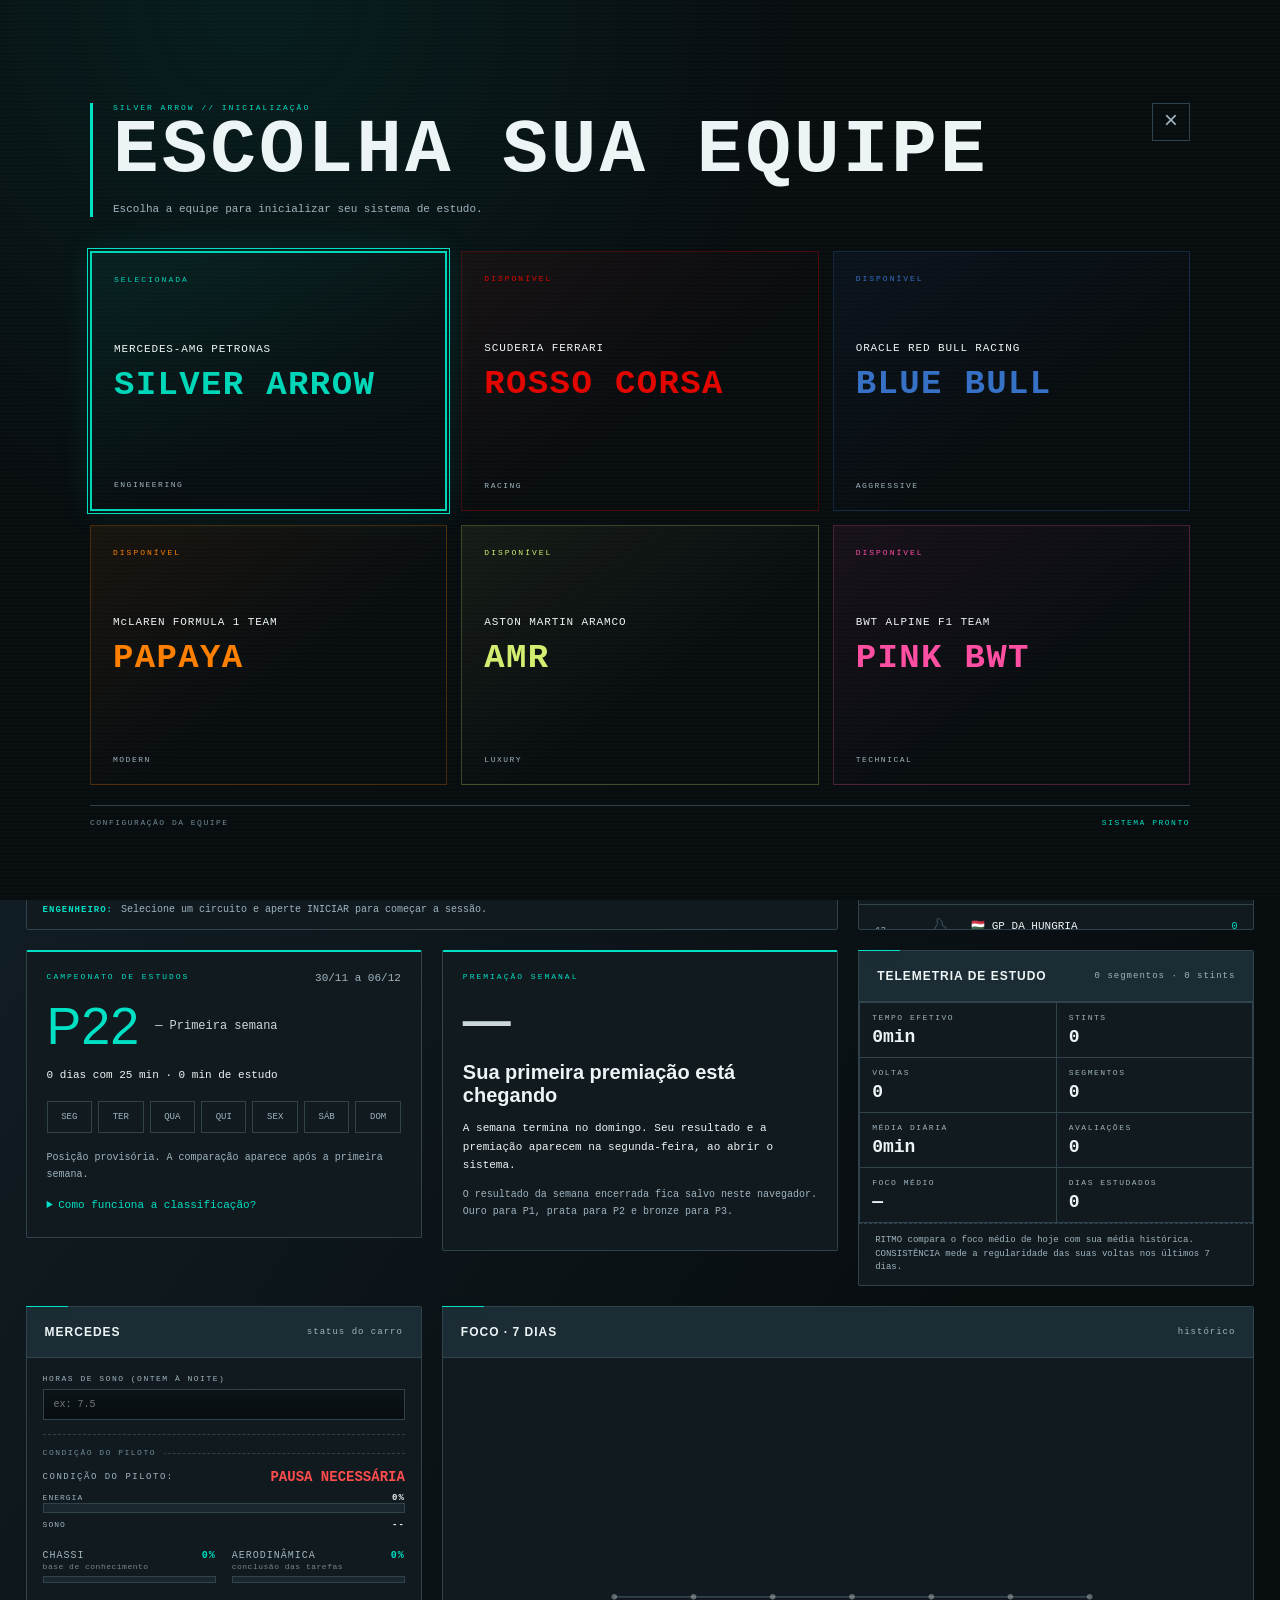
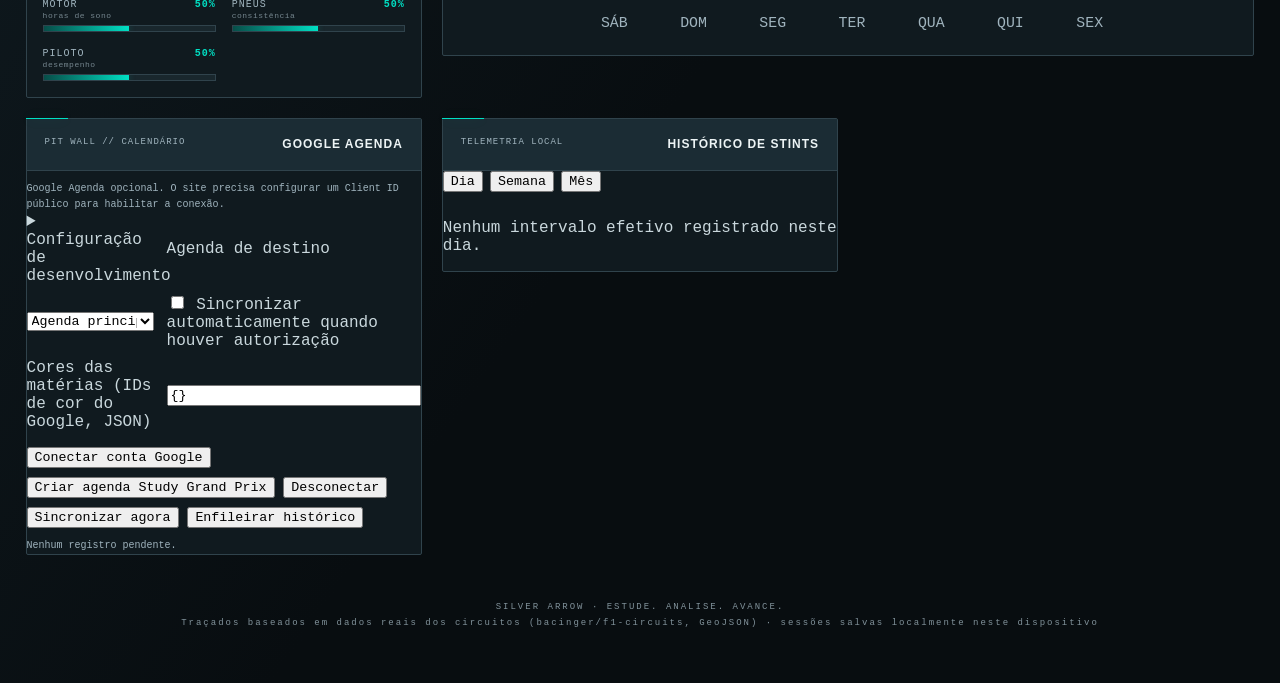
<file: index.html>
<!DOCTYPE html>
<html lang="pt-BR">

<head>
  <meta charset="UTF-8">

  <meta
    name="viewport"
    content="width=device-width, initial-scale=1.0"
  >

  <link rel="stylesheet" href="./css/base.css">
  <link
      id="teamStylesheet"
      rel="stylesheet"
  >

  <link rel="stylesheet" href="./css/layout.css">
  <!-- Public runtime configuration must load before the module entrypoint. -->
  <script src="./config.js"></script>
  <script src="https://accounts.google.com/gsi/client" async defer></script>

  <title>PROJETO SILVER ARROW</title>
</head>


<body>

<!-- =========================================================
     TEAM SELECTION OVERLAY
========================================================= -->

<div
  class="team-select-overlay"
  id="teamSelectOverlay"
  role="dialog"
  aria-modal="true"
  aria-labelledby="teamSelectTitle"
>

  <div class="team-select-panel">

    <div class="team-select-header">

      <div>
        <span class="eyebrow">
          SILVER ARROW // INICIALIZAÇÃO
        </span>

        <h1 id="teamSelectTitle">
          ESCOLHA SUA EQUIPE
        </h1>

        <p>
          Escolha a equipe para inicializar seu sistema de estudo.
        </p>
      </div>

      <button
        type="button"
        class="team-select-close"
        id="closeTeamSelectBtn"
        aria-label="Fechar seleção de equipe"
      >
        ×
      </button>

    </div>


    <div
      class="team-select-grid"
      id="teamSelectGrid"
    ></div>


    <div class="team-select-footer">

      <span>
        CONFIGURAÇÃO DA EQUIPE
      </span>

      <span>
        SISTEMA PRONTO
      </span>

    </div>

  </div>

</div>



<!-- =========================================================
     TOPBAR
========================================================= -->

<header class="topbar">

  <div class="brand">

    <div
      class="brand-mark"
      aria-hidden="true"
    >
      S
    </div>


    <div class="brand-text">

      <div class="t1">
        SILVER ARROW
      </div>

      <div class="t2">
        MERCEDES-AMG CONTROLE DE ESTUDOS · POMODORO
      </div>

      <div
        class="brand-team"
        aria-label="Equipe atual"
      >
        MERCEDES-AMG PETRONAS
      </div>

    </div>

  </div>


  <div class="topbar-right">

    <div class="top-stat">

      <span>
        SESSÃO
      </span>

      <b id="topSession">
        TREINO LIVRE
      </b>

    </div>


    <div class="top-stat">

      <span>
        VOLTAS HOJE
      </span>

      <b id="topLapsToday">
        0
      </b>

    </div>


    <div class="top-stat">

      <span>
        TEMPO TOTAL
      </span>

      <b id="topTotalTime">
        0h 00m
      </b>

    </div>


    <button
      type="button"
      class="team-change-btn"
      id="changeTeamBtn"
    >
      EQUIPE // MERCEDES
    </button>

  </div>

</header>



<!-- =========================================================
     SUMMARY
========================================================= -->

<div
  class="summary"
  id="summaryBar"
></div>



<div class="wrap">

  <main class="dashboard" aria-label="Painel de estudos">
<section class="session-panel" aria-label="Pista e cronômetro de estudo">


      <div class="session-head">

        <div>

          <span class="eyebrow">
            CIRCUITO ATUAL
          </span>

          <h2 id="circuitTitle">
            SELECIONE UM CIRCUITO →
          </h2>

        </div>

        <span id="circuitLocation">
          -
        </span>

        <a class="circuit-shortcut" href="#circuitPicker">Escolher circuito ↓</a>
      </div>



      <!-- ===================================================
           TRACK
      ==================================================== -->

      <div class="session-stage">
      <div class="trackview">

        <span
          class="track-rd"
          id="trackRd"
        >
          ETAPA --
        </span>


        <svg
          id="trackSvg"
          viewBox="0 0 300 200"
          role="img"
          aria-label="Traçado do circuito"
        ></svg>


        <span class="track-caption">

          DISTÂNCIA PERCORRIDA

          <b id="trackPct">
            0%
          </b>

        </span>

      </div>



      <!-- ===================================================
           TIMER
      ==================================================== -->

      <div class="timer-block">

        <div
          class="session-type"
          id="sessionTypeLabel"
        >
          TREINO LIVRE
        </div>


        <div
          class="timer-display"
          id="timerDisplay"
          role="timer"
          aria-label="Tempo restante da sessão"
        >
          25:00
        </div>


        <div
          class="timer-sub"
          id="timerSub"
        >
          SESSÃO PARADA · VOLTA 1
        </div>


        <div class="controls">

          <button
            type="button"
            id="startBtn"
          >
            [ INICIAR ]
          </button>


          <button
            type="button"
            class="secondary"
            id="resetBtn"
          >
            [ REINICIAR ]
          </button>

        </div>

      </div>



      </div>

      <!-- ===================================================
           SESSION MODES
      ==================================================== -->

      <div class="modeswitch">

        <button
          type="button"
          data-mode="practice"
          class="active"
        >
          TREINO LIVRE 25
        </button>


        <button
          type="button"
          data-mode="qualy"
        >
          CLASSIFICAÇÃO
        </button>


        <button
          type="button"
          data-mode="race"
        >
          CORRIDA
        </button>


        <button
          type="button"
          data-mode="short"
        >
          PAUSA CURTA 5
        </button>


        <button
          type="button"
          data-mode="long"
        >
          PAUSA LONGA 15
        </button>

      </div>



      <!-- ===================================================
           SUBJECT
      ==================================================== -->

      <p id="modeHelp" class="mode-help">25 minutos de estudo · um stint · avaliação no pit stop.</p>

      <div class="box-body subject-body">

        <div class="subject-select">

          <label for="subjectSelect">
            MATÉRIA DESTA VOLTA
          </label>


          <select id="subjectSelect" aria-describedby="subjectHelp"></select>
          <p id="subjectHelp" class="subject-help">Escolha o que vai estudar. A matéria fica vinculada à sessão ao apertar INICIAR.</p>
          <details class="subject-manager">
            <summary>Personalizar matérias</summary>
            <form id="addSubjectForm" class="subject-form">
              <label for="newSubjectName">Nova matéria</label>
              <div class="subject-actions">
                <input id="newSubjectName" type="text" maxlength="80" required placeholder="Ex.: Direito, Música, Biologia" autocomplete="off">
                <button type="submit">Adicionar</button>
              </div>
            </form>
            <form id="editSubjectForm" class="subject-form">
              <label for="editSubjectName">Editar a matéria selecionada</label>
              <input id="editSubjectName" type="text" maxlength="80" required autocomplete="off">
              <div class="subject-actions">
                <button type="submit">Salvar nome</button>
                <button id="deleteSubjectBtn" type="button" class="subject-delete">Excluir da lista</button>
              </div>
            </form>
            <p class="subject-help">A lista é salva neste navegador. Excluir uma matéria não apaga as sessões anteriores.</p>
          </details>
          <p id="subjectStatus" class="subject-help" role="status" aria-live="polite"></p>

        </div>

      </div>



      <!-- ===================================================
           ENGINEER
      ==================================================== -->

      <div class="engineer">

        <b>
          ENGENHEIRO:
        </b>

        <span id="engineerMsg">
          Selecione um circuito e aperte INICIAR
          para começar a sessão.
        </span>

      </div>



      <!-- ===================================================
           RATING / DEBRIEF
      ==================================================== -->

      <div
        class="rating-panel"
        id="ratingPanel"
        hidden
      >

        <div class="rtitle">
          AVALIAÇÃO DO STINT —
          COMO FOI O BLOCO?
        </div>


        <div class="rating-row">

          <div class="rlabel">

            <span>
              FOCO
            </span>

            <b id="focusVal">
              7
            </b>

          </div>


          <input
            type="range"
            min="1"
            max="10"
            value="7"
            id="focusRange"
            aria-label="Nível de foco, de 1 a 10"
          >

        </div>


        <div class="rating-row">

          <div class="rlabel">

            <span>
              TAREFAS CONCLUÍDAS
            </span>

            <b id="completionVal">
              80%
            </b>

          </div>


          <input
            type="range"
            min="0"
            max="100"
            value="80"
            id="completionRange"
            aria-label="Porcentagem de tarefas concluídas"
          >

        </div>


        <div class="rating-row">

          <div class="rlabel">

            <span>
              ERROS / DISTRAÇÕES
            </span>

            <b id="errorsVal">
              10%
            </b>

          </div>


          <input
            type="range"
            min="0"
            max="100"
            value="10"
            id="errorsRange"
            aria-label="Porcentagem de erros e distrações"
          >

        </div>


        <button
          type="button"
          class="rating-submit"
          id="ratingSubmit"
        >
          [ CONFIRMAR TELEMETRIA ]
        </button>

      </div>


    </section>

<section class="picker-panel" id="circuitPicker" aria-label="Seleção de circuito">

      <div class="picker-head">

        <div>

          <span class="eyebrow">
            SELEÇÃO DE CIRCUITO
          </span>

          <h2>
            CALENDÁRIO 2026
          </h2>

        </div>

        <span>
          24 GPs · traçados reais
        </span>

      </div>


      <div
        class="circuit-list"
        id="circuitList"
      ></div>

    </section>

<section id="championshipCard" class="championship-card">
      <div class="championship-heading"><span class="eyebrow">CAMPEONATO DE ESTUDOS</span><span id="championshipPeriod"></span></div>
      <div class="championship-standing"><strong id="championshipPosition">P22</strong><span id="championshipMovement" aria-live="polite">— Primeira semana</span></div>
      <p id="championshipProgress"></p>
      <div id="championshipDays" class="championship-days" aria-label="Dias de estudo na semana"></div>
      <p id="championshipComparison" class="championship-note"></p>
      <details class="championship-rules"><summary>Como funciona a classificação?</summary><p>Semana de segunda a domingo. Estudar 25 minutos em cinco dias rende P1; nenhum estudo rende P22. Cada dia vale até 25 minutos para a posição: concentrar tudo em um dia não substitui a consistência. Durante a semana, a meta provisória cresce de um a cinco dias. Pausas não contam. A classificação é pessoal, em uma escala de 22 posições.</p></details>
      <p id="championshipStorage" role="status" class="championship-note"></p>
    </section>

<section id="weeklyAward" class="championship-card weekly-award">
      <span class="eyebrow">PREMIAÇÃO SEMANAL</span>
      <div class="award-result"><svg id="awardIcon" viewBox="0 0 48 48" width="48" height="48" aria-label="Troféu" role="img" hidden><path d="M14 6h20v12c0 9-5 13-10 13s-10-4-10-13V6Zm0 4H6v6c0 7 4 10 10 10m18-16h8v6c0 7-4 10-10 10M24 31v9m-8 2h16" fill="none" stroke="currentColor" stroke-width="3" stroke-linejoin="round"/></svg><strong id="awardPosition">—</strong></div>
      <h2 id="awardTitle">Sua primeira premiação está chegando</h2>
      <p id="awardDescription"></p>
      <p class="championship-note">O resultado da semana encerrada fica salvo neste navegador. Ouro para P1, prata para P2 e bronze para P3.</p>
    </section>

<section class="box-panel telemetry-panel">

      <div class="box-head">

        <h2>
          TELEMETRIA DE ESTUDO
        </h2>

        <span id="telemetrySessionCount">
          0 voltas
        </span>

      </div>


      <div
        class="telemetry-grid"
        id="telemetryGrid"
      ></div>


      <div class="telemetry-note">

        RITMO compara o foco médio de hoje
        com sua média histórica.

        CONSISTÊNCIA mede a regularidade
        das suas voltas nos últimos 7 dias.

      </div>

    </section>

    <section class="box-panel calendar-panel" id="googleCalendarPanel" aria-labelledby="googleCalendarTitle">
      <div class="box-head">
        <span class="eyebrow">PIT WALL // CALENDÁRIO</span>
        <h2 id="googleCalendarTitle">GOOGLE AGENDA</h2>
      </div>
      <p id="calendarStatus" class="subject-help" role="status" aria-live="polite">Opcional. Seus stints ficam salvos localmente mesmo sem conexão.</p>
      <div class="calendar-settings-grid">
        <details class="calendar-dev-config"><summary>Configuração de desenvolvimento</summary><label for="calendarClientId">Client ID OAuth (opcional)</label>
        <input id="calendarClientId" type="text" autocomplete="off" placeholder="...apps.googleusercontent.com"></details>
        <label for="calendarSelect">Agenda de destino</label>
        <select id="calendarSelect"><option value="primary">Agenda principal</option></select>
        <label><input id="calendarAutoSync" type="checkbox"> Sincronizar automaticamente quando houver autorização</label>
        <label for="calendarSubjectColors">Cores das matérias (IDs de cor do Google, JSON)</label>
        <input id="calendarSubjectColors" type="text" autocomplete="off" placeholder='{"matematica":"7"}'>
      </div>
      <div class="calendar-actions">
        <button type="button" id="calendarConnectBtn">Conectar conta Google</button>
        <button type="button" id="calendarCreateBtn" class="secondary">Criar agenda Study Grand Prix</button>
        <button type="button" id="calendarDisconnectBtn" class="secondary">Desconectar</button>
        <button type="button" id="calendarSyncBtn" class="secondary">Sincronizar agora</button>
        <button type="button" id="calendarHistoryBtn" class="secondary">Enfileirar histórico</button>
      </div>
      <p id="calendarQueueStatus" class="subject-help">Nenhum registro pendente.</p>
    </section>

    <section class="box-panel calendar-panel" id="internalCalendarPanel" aria-labelledby="internalCalendarTitle">
      <div class="box-head"><span class="eyebrow">TELEMETRIA LOCAL</span><h2 id="internalCalendarTitle">HISTÓRICO DE STINTS</h2></div>
      <div class="calendar-periods" role="group" aria-label="Período do calendário"><button type="button" data-calendar-period="day">Dia</button><button type="button" data-calendar-period="week">Semana</button><button type="button" data-calendar-period="month">Mês</button></div>
      <div id="studyCalendarTimeline" class="calendar-timeline" aria-live="polite"></div>
    </section>

<section class="box-panel focus-panel">

      <div class="box-head">

        <h2>
          FOCO · 7 DIAS
        </h2>

        <span>
          histórico
        </span>

      </div>


      <div class="box-body">

        <svg
          class="chart-svg"
          id="focusChart"
          viewBox="0 0 280 140"
          role="img"
          aria-label="Histórico de foco dos últimos sete dias"
        ></svg>

      </div>

    </section>

<section class="box-panel condition-panel">

      <div class="box-head">

        <h2 id="carTeamName">
          MERCEDES-AMG F1
        </h2>

        <span>
          status do carro
        </span>

      </div>


      <div class="box-body">


        <!-- ================================================
             SLEEP INPUT
        ================================================= -->

        <div
          class="subject-select sleep-input-group"
        >

          <label for="sleepInput">
            HORAS DE SONO (ONTEM À NOITE)
          </label>


          <input
            type="number"
            id="sleepInput"
            min="0"
            max="14"
            step="0.5"
            placeholder="ex: 7.5"
          >

        </div>



        <!-- ================================================
             DRIVER CONDITION
        ================================================= -->

        <div class="driver-condition">


          <div class="condition-header">

            <span>
              CONDIÇÃO DO PILOTO:
            </span>

            <strong id="restStatus">
              --
            </strong>

          </div>


          <div class="condition-row">

            <span>
              ENERGIA
            </span>

            <strong id="restValue">
              --%
            </strong>

          </div>


          <div class="bar-track">

            <div
              class="bar-fill"
              id="restBar"
              style="width:0%;"
            ></div>

          </div>


          <div class="condition-sleep">

            <span>
              SONO
            </span>

            <strong id="sleepDisplay">
              --
            </strong>

          </div>


        </div>



        <!-- ================================================
             CAR ATTRIBUTES
        ================================================= -->

        <div
          id="carStatusBody"
        ></div>


      </div>

    </section>
  </main>

  <footer>

    <span id="projectFooter">
      PROJETO SILVER ARROW · ESTUDE. ANALISE. AVANCE.
    </span>

    <br>

    <span>
      Traçados baseados em dados reais dos circuitos
      (bacinger/f1-circuits, GeoJSON)
      · sessões salvas localmente neste dispositivo
    </span>

  </footer>


</div>



<!-- =========================================================
     JAVASCRIPT
========================================================= -->

<script
  type="module"
  src="index.js"
></script>


</body>

</html>
</file>
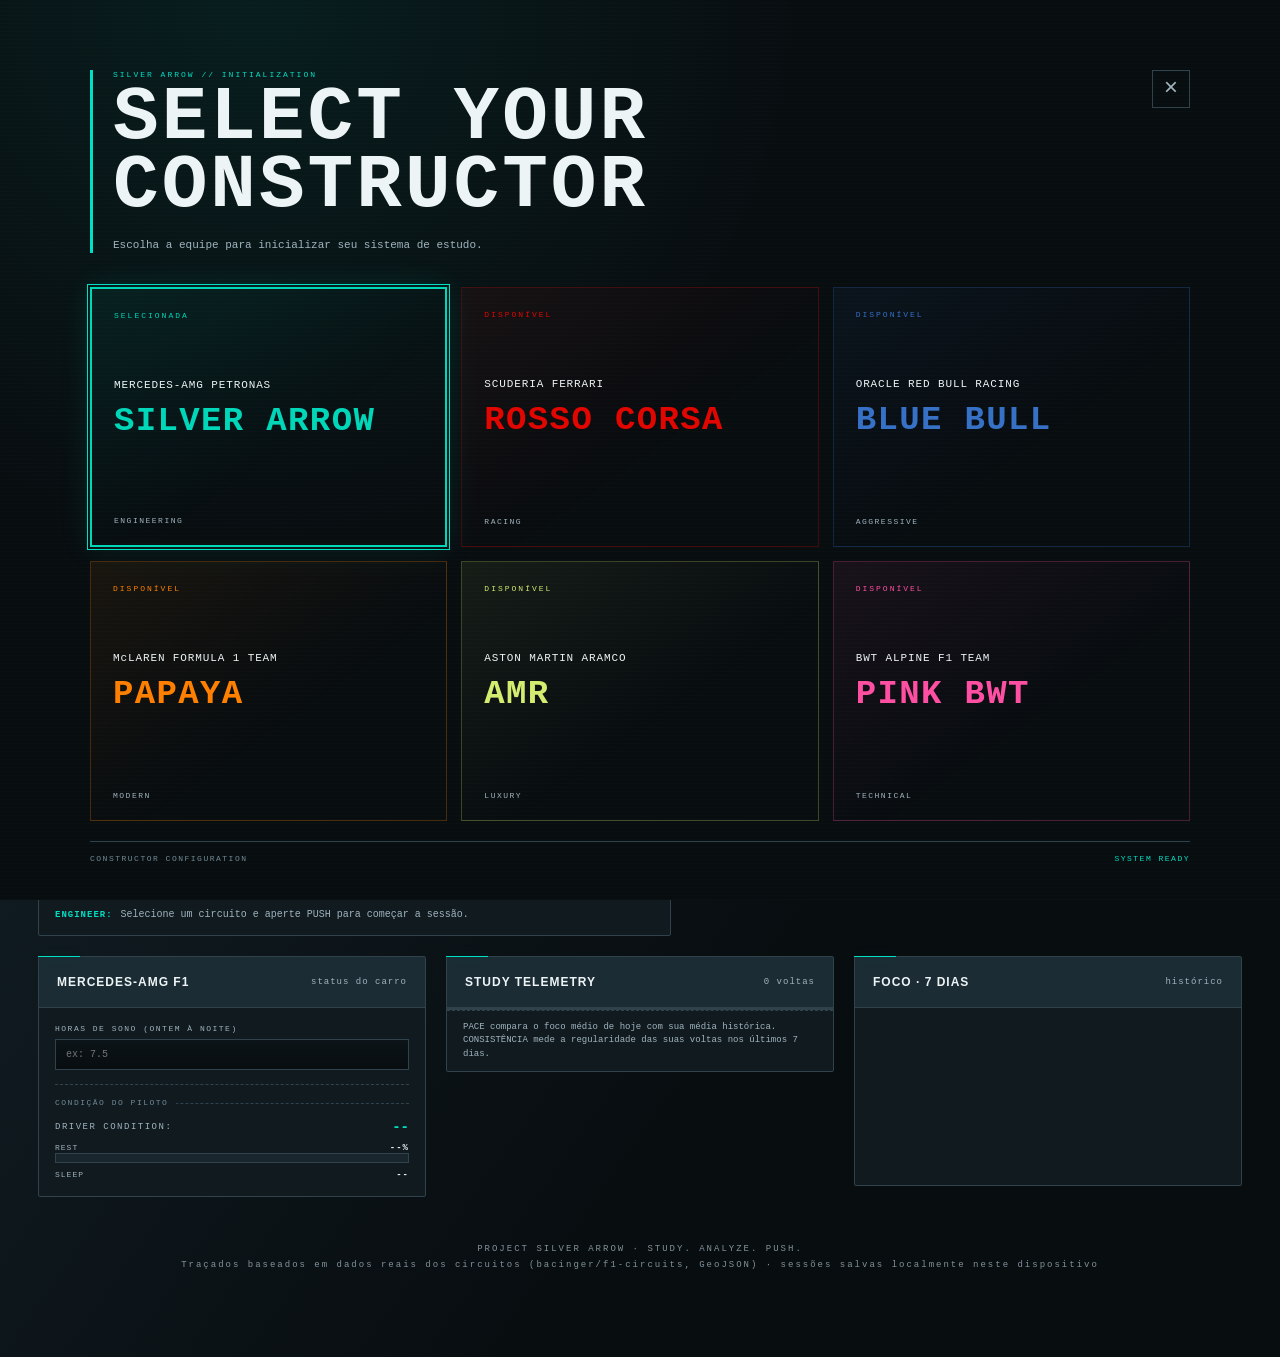
<file: silver-arrow.html>
<!DOCTYPE html>
<html lang="pt-BR">

<head>
  <meta charset="UTF-8">

  <meta
    name="viewport"
    content="width=device-width, initial-scale=1.0"
  >

  <link rel="stylesheet" href="./css/base.css">
  <link
      id="teamStylesheet"
      rel="stylesheet"
  >

  <title>PROJECT SILVER ARROW</title>
</head>


<body>

<!-- =========================================================
     TEAM SELECTION OVERLAY
========================================================= -->

<div
  class="team-select-overlay"
  id="teamSelectOverlay"
>

  <div class="team-select-panel">

    <div class="team-select-header">

      <div>
        <span class="eyebrow">
          SILVER ARROW // INITIALIZATION
        </span>

        <h1>
          SELECT YOUR CONSTRUCTOR
        </h1>

        <p>
          Escolha a equipe para inicializar seu sistema de estudo.
        </p>
      </div>

      <button
        type="button"
        class="team-select-close"
        id="closeTeamSelectBtn"
        aria-label="Fechar seleção de equipe"
      >
        ×
      </button>

    </div>


    <div
      class="team-select-grid"
      id="teamSelectGrid"
    ></div>


    <div class="team-select-footer">

      <span>
        CONSTRUCTOR CONFIGURATION
      </span>

      <span>
        SYSTEM READY
      </span>

    </div>

  </div>

</div>



<!-- =========================================================
     TOPBAR
========================================================= -->

<header class="topbar">

  <div class="brand">

    <div
      class="brand-mark"
      aria-hidden="true"
    >
      S
    </div>


    <div class="brand-text">

      <div class="t1">
        SILVER ARROW
      </div>

      <div class="t2">
        MERCEDES-AMG STUDY CONTROL · POMODORO
      </div>

      <div
        class="brand-team"
        aria-label="Equipe atual"
      >
        MERCEDES-AMG PETRONAS
      </div>

    </div>

  </div>


  <div class="topbar-right">

    <div class="top-stat">

      <span>
        SESSÃO
      </span>

      <b id="topSession">
        FREE PRACTICE
      </b>

    </div>


    <div class="top-stat">

      <span>
        VOLTAS HOJE
      </span>

      <b id="topLapsToday">
        0
      </b>

    </div>


    <div class="top-stat">

      <span>
        TEMPO TOTAL
      </span>

      <b id="topTotalTime">
        0h 00m
      </b>

    </div>


    <button
      type="button"
      class="team-change-btn"
      id="changeTeamBtn"
    >
      TEAM // MERCEDES
    </button>

  </div>

</header>



<!-- =========================================================
     SUMMARY
========================================================= -->

<div
  class="summary"
  id="summaryBar"
></div>



<div class="wrap">


  <!-- =======================================================
       MAIN GRID
  ======================================================== -->

  <main class="main-grid">


    <!-- =====================================================
         SESSION PANEL
    ====================================================== -->

    <section class="session-panel">


      <div class="session-head">

        <div>

          <span class="eyebrow">
            CURRENT CIRCUIT
          </span>

          <h2 id="circuitTitle">
            SELECIONE UM CIRCUITO →
          </h2>

        </div>

        <span id="circuitLocation">
          -
        </span>

      </div>



      <!-- ===================================================
           TRACK
      ==================================================== -->

      <div class="trackview">

        <span
          class="track-rd"
          id="trackRd"
        >
          RD --
        </span>


        <svg
          id="trackSvg"
          viewBox="0 0 300 200"
          role="img"
          aria-label="Traçado do circuito"
        ></svg>


        <span class="track-caption">

          DISTÂNCIA PERCORRIDA

          <b id="trackPct">
            0%
          </b>

        </span>

      </div>



      <!-- ===================================================
           TIMER
      ==================================================== -->

      <div class="timer-block">

        <div
          class="session-type"
          id="sessionTypeLabel"
        >
          FREE PRACTICE
        </div>


        <div
          class="timer-display"
          id="timerDisplay"
        >
          25:00
        </div>


        <div
          class="timer-sub"
          id="timerSub"
        >
          SESSÃO PARADA · VOLTA 1
        </div>


        <div class="controls">

          <button
            type="button"
            id="startBtn"
          >
            [ PUSH ]
          </button>


          <button
            type="button"
            class="secondary"
            id="resetBtn"
          >
            [ BOX ]
          </button>

        </div>

      </div>



      <!-- ===================================================
           SESSION MODES
      ==================================================== -->

      <div class="modeswitch">

        <button
          type="button"
          data-mode="practice"
          class="active"
        >
          FREE PRACTICE 25
        </button>


        <button
          type="button"
          data-mode="qualy"
        >
          QUALIFYING
        </button>


        <button
          type="button"
          data-mode="race"
        >
          RACE
        </button>


        <button
          type="button"
          data-mode="short"
        >
          PIT STOP 5
        </button>


        <button
          type="button"
          data-mode="long"
        >
          BOX LONGO 15
        </button>

      </div>



      <!-- ===================================================
           SUBJECT
      ==================================================== -->

      <div class="box-body subject-body">

        <div class="subject-select">

          <label for="subjectSelect">
            MATÉRIA DESTA VOLTA
          </label>


          <select id="subjectSelect">

            <option value="calculo">
              Cálculo / Matemática (engenharia)
            </option>

            <option value="estruturas">
              Estruturas / Resistência dos Materiais (engenharia)
            </option>

            <option value="termo">
              Termodinâmica / Fluidos (engenharia)
            </option>

            <option value="eletrica">
              Eletricidade / Circuitos (engenharia)
            </option>

            <option value="programacao">
              Programação / Controle (engenharia)
            </option>

            <option value="outra">
              Outra matéria
            </option>

          </select>

        </div>

      </div>



      <!-- ===================================================
           ENGINEER
      ==================================================== -->

      <div class="engineer">

        <b>
          ENGINEER:
        </b>

        <span id="engineerMsg">
          Selecione um circuito e aperte PUSH
          para começar a sessão.
        </span>

      </div>



      <!-- ===================================================
           RATING / DEBRIEF
      ==================================================== -->

      <div
        class="rating-panel"
        id="ratingPanel"
        hidden
      >

        <div class="rtitle">
          DEBRIEF DA VOLTA —
          COMO FOI A SESSÃO?
        </div>


        <div class="rating-row">

          <div class="rlabel">

            <span>
              FOCO
            </span>

            <b id="focusVal">
              7
            </b>

          </div>


          <input
            type="range"
            min="1"
            max="10"
            value="7"
            id="focusRange"
          >

        </div>


        <div class="rating-row">

          <div class="rlabel">

            <span>
              TAREFAS CONCLUÍDAS
            </span>

            <b id="completionVal">
              80%
            </b>

          </div>


          <input
            type="range"
            min="0"
            max="100"
            value="80"
            id="completionRange"
          >

        </div>


        <div class="rating-row">

          <div class="rlabel">

            <span>
              ERROS / DISTRAÇÕES
            </span>

            <b id="errorsVal">
              10%
            </b>

          </div>


          <input
            type="range"
            min="0"
            max="100"
            value="10"
            id="errorsRange"
          >

        </div>


        <button
          type="button"
          class="rating-submit"
          id="ratingSubmit"
        >
          [ CONFIRMAR TELEMETRIA ]
        </button>

      </div>


    </section>



    <!-- =====================================================
         CIRCUIT PICKER
    ====================================================== -->

    <section class="picker-panel">

      <div class="picker-head">

        <div>

          <span class="eyebrow">
            SESSION ROUTING
          </span>

          <h2>
            CALENDÁRIO 2026
          </h2>

        </div>

        <span>
          24 GPs · traçados reais
        </span>

      </div>


      <div
        class="circuit-list"
        id="circuitList"
      ></div>

    </section>


  </main>



  <!-- =======================================================
       LOWER GRID
  ======================================================== -->

  <section class="lower-grid">


    <!-- =====================================================
         CAR STATUS
    ====================================================== -->

    <section class="box-panel">

      <div class="box-head">

        <h2>
          MERCEDES-AMG F1
        </h2>

        <span>
          status do carro
        </span>

      </div>


      <div class="box-body">


        <!-- ================================================
             SLEEP INPUT
        ================================================= -->

        <div
          class="subject-select sleep-input-group"
        >

          <label for="sleepInput">
            HORAS DE SONO (ONTEM À NOITE)
          </label>


          <input
            type="number"
            id="sleepInput"
            min="0"
            max="14"
            step="0.5"
            placeholder="ex: 7.5"
          >

        </div>



        <!-- ================================================
             DRIVER CONDITION
        ================================================= -->

        <div class="driver-condition">


          <div class="condition-header">

            <span>
              DRIVER CONDITION:
            </span>

            <strong id="restStatus">
              --
            </strong>

          </div>


          <div class="condition-row">

            <span>
              REST
            </span>

            <strong id="restValue">
              --%
            </strong>

          </div>


          <div class="bar-track">

            <div
              class="bar-fill"
              id="restBar"
              style="width:0%;"
            ></div>

          </div>


          <div class="condition-sleep">

            <span>
              SLEEP
            </span>

            <strong id="sleepDisplay">
              --
            </strong>

          </div>


        </div>



        <!-- ================================================
             CAR ATTRIBUTES
        ================================================= -->

        <div
          id="carStatusBody"
        ></div>


      </div>

    </section>



    <!-- =====================================================
         STUDY TELEMETRY
    ====================================================== -->

    <section class="box-panel">

      <div class="box-head">

        <h2>
          STUDY TELEMETRY
        </h2>

        <span id="telemetrySessionCount">
          0 voltas
        </span>

      </div>


      <div
        class="telemetry-grid"
        id="telemetryGrid"
      ></div>


      <div class="telemetry-note">

        PACE compara o foco médio de hoje
        com sua média histórica.

        CONSISTÊNCIA mede a regularidade
        das suas voltas nos últimos 7 dias.

      </div>

    </section>



    <!-- =====================================================
         FOCUS CHART
    ====================================================== -->

    <section class="box-panel">

      <div class="box-head">

        <h2>
          FOCO · 7 DIAS
        </h2>

        <span>
          histórico
        </span>

      </div>


      <div class="box-body">

        <svg
          class="chart-svg"
          id="focusChart"
          viewBox="0 0 280 140"
          role="img"
          aria-label="Histórico de foco dos últimos sete dias"
        ></svg>

      </div>

    </section>


  </section>



  <!-- =======================================================
       FOOTER
  ======================================================== -->

  <footer>

    <span>
      PROJECT SILVER ARROW · STUDY. ANALYZE. PUSH.
    </span>

    <br>

    <span>
      Traçados baseados em dados reais dos circuitos
      (bacinger/f1-circuits, GeoJSON)
      · sessões salvas localmente neste dispositivo
    </span>

  </footer>


</div>



<!-- =========================================================
     JAVASCRIPT
========================================================= -->

<script
  type="module"
  src="index.js"
></script>


</body>

</html>
</file>
<file: css/base.css>
/* =========================================================
   SILVER ARROW
   BASE UI SYSTEM

   Shared structure
   Shared dimensions
   Shared components
   Shared responsive behavior

   TEAM SKINS:
   - colors
   - visual identity
   - decorations
   - effects
   ========================================================= */


/* =========================================================
   CORE
   ========================================================= */

:root {

    /* -----------------------------------------------------
       STRUCTURAL COLORS
       ----------------------------------------------------- */

    --black: #070707;
    --black-2: #0a0a0a;

    --panel: #101010;
    --panel2: #151515;
    --panel3: #1b1b1b;

    --line: #292929;
    --line-bright: #3d3d3d;

    --silver: #bdbdbd;
    --silver-dim: #777777;
    --silver-dark: #444444;

    --white: #f2f2f2;

    /* -----------------------------------------------------
       TEAM FALLBACK
       ----------------------------------------------------- */

    --accent: #00d7b9;
    --accent-bright: #35ffe3;
    --accent-dark: #087c6d;
    --accent-dim: #084c44;

    --accent-rgb: 0, 215, 185;

    /* -----------------------------------------------------
       STATUS
       ----------------------------------------------------- */

    --red: #ff4d4d;
    --amber: #ffb020;
    --yellow: #fff200;
    --green: #b8d400;

    /* -----------------------------------------------------
       TYPOGRAPHY
       ----------------------------------------------------- */

    --mono:
        "JetBrains Mono",
        "IBM Plex Mono",
        "Courier New",
        monospace;

    --display:
        "Rajdhani",
        "Titillium Web",
        Arial,
        sans-serif;

    /* -----------------------------------------------------
       EFFECTS
       ----------------------------------------------------- */

    --glow-accent:
        0 0 14px
        rgba(
            var(--accent-rgb),
            0.18
        );

    --glow-accent-strong:
        0 0 20px
        rgba(
            var(--accent-rgb),
            0.35
        );
}


/* =========================================================
   RESET
   ========================================================= */

* {
    box-sizing: border-box;
}

html,
body {
    margin: 0;
    padding: 0;
}

html {
    min-height: 100%;
}

body {

    min-height: 100vh;

    overflow-x: hidden;

    background:
        var(--background, var(--black));

    color:
        var(--silver);

    font-family:
        var(--mono);

    -webkit-font-smoothing:
        antialiased;
}

button,
input,
select {
    font-family: inherit;
}

button {
    user-select: none;
}

button:focus-visible,
input:focus-visible,
select:focus-visible {

    outline:
        1px solid var(--accent);

    outline-offset: 2px;
}

a {
    color:
        var(--accent);
}


/* =========================================================
   SCROLLBAR
   ========================================================= */

::-webkit-scrollbar {

    width: 6px;
    height: 6px;
}

::-webkit-scrollbar-track {

    background:
        var(--black);
}

::-webkit-scrollbar-thumb {

    background:
        var(--line-bright);
}

::-webkit-scrollbar-thumb:hover {

    background:
        var(--accent-dim);
}


/* =========================================================
   LAYOUT
   ========================================================= */

.wrap {

    width: 100%;

    max-width: 1180px;

    margin: 0 auto;

    padding:
        22px 18px 60px;
}

.main-grid {

    display: grid;

    grid-template-columns:
        1.15fr 1fr;

    gap: 20px;

    align-items: start;
}

.lower-grid {

    display: grid;

    grid-template-columns:
        1fr 1fr 1fr;

    gap: 20px;

    margin-top: 20px;

    align-items: start;
}


/* =========================================================
   PANELS
   ========================================================= */

.session-panel,
.picker-panel,
.box-panel {

    position: relative;

    background:
        var(--panel);

    border:
        1px solid var(--line);

    box-shadow:
        0 10px 30px
        rgba(0, 0, 0, 0.18),

        inset 0 1px 0
        rgba(
            255,
            255,
            255,
            0.012
        );
}


/* =========================================================
   PANEL HEADERS
   ========================================================= */

.session-head,
.picker-head,
.box-head {

    display: flex;

    justify-content:
        space-between;

    align-items: center;

    gap: 12px;

    padding:
        12px 16px;

    border-bottom:
        1px solid var(--line);
}

.session-head h2,
.picker-head h2,
.box-head h2 {

    margin: 0;

    color:
        var(--white);

    font-size: 12px;

    letter-spacing: 3px;
}

.session-head span,
.picker-head span,
.box-head span {

    color:
        var(--silver-dim);

    font-size: 9px;

    letter-spacing: 1px;
}


/* =========================================================
   EYEBROW
   ========================================================= */

.eyebrow {

    display: block;

    margin-bottom: 5px;

    color:
        var(--accent);

    font-size: 8px;

    letter-spacing: 2px;
}


/* =========================================================
   BOX BODY
   ========================================================= */

.box-body {

    padding: 16px;
}

.subject-body {

    padding-bottom: 16px;

    border-bottom:
        1px solid var(--line);
}


/* =========================================================
   SUBJECT SELECT
   ========================================================= */

.subject-select {

    margin-bottom: 14px;
}

.subject-select:last-child {

    margin-bottom: 0;
}

.subject-select label {

    display: block;

    margin-bottom: 6px;

    color:
        var(--silver-dim);

    font-size: 8px;

    letter-spacing: 1.5px;
}

.subject-select select,
.subject-select input {

    width: 100%;

    padding:
        9px 10px;

    border:
        1px solid var(--line);

    background:
        linear-gradient(
            180deg,
            var(--black-2),
            var(--black)
        );

    color:
        var(--white);

    font-family:
        var(--mono);

    font-size: 10px;

    cursor: pointer;
}

.subject-select select:hover,
.subject-select input:hover {

    border-color:
        var(--line-bright);
}

.subject-select select:focus,
.subject-select input:focus {

    outline: none;

    border-color:
        var(--accent);

    box-shadow:
        0 0 0 1px
        rgba(
            var(--accent-rgb),
            0.08
        );
}


/* =========================================================
   SLEEP INPUT
   ========================================================= */

.sleep-input-group {

    margin-bottom: 16px;

    padding-bottom: 14px;

    border-bottom:
        1px dashed var(--line);
}

.sleep-input-group input {

    cursor: text;
}


/* =========================================================
   ENGINEER
   ========================================================= */

.engineer {

    display: flex;

    align-items:
        baseline;

    gap: 8px;

    padding:
        12px 16px;

    border-top:
        1px dashed var(--line);

    color:
        var(--silver-dim);

    font-size: 10px;

    line-height: 1.5;
}

.engineer b {

    flex-shrink: 0;

    color:
        var(--accent);

    font-size: 9px;

    letter-spacing: 1px;
}


/* =========================================================
   RATING PANEL
   ========================================================= */

.rating-panel {

    padding: 16px;

    border-top:
        1px solid var(--accent);

    background:
        linear-gradient(
            180deg,
            rgba(
                var(--accent-rgb),
                0.07
            ),
            rgba(
                var(--accent-rgb),
                0.02
            )
        );
}

.rating-panel[hidden] {
    display: none;
}

.rating-panel .rtitle {

    margin-bottom: 12px;

    color:
        var(--accent);

    font-size: 9px;

    letter-spacing: 2px;
}

.rating-row {

    margin-bottom: 12px;
}

.rating-row .rlabel {

    display: flex;

    justify-content:
        space-between;

    margin-bottom: 6px;

    color:
        var(--silver-dim);

    font-size: 9px;
}

.rating-row .rlabel b {

    color:
        var(--white);
}

.rating-row input[type="range"] {

    width: 100%;

    accent-color:
        var(--accent);

    cursor: pointer;
}

.rating-submit {

    width: 100%;

    margin-top: 4px;

    padding: 10px;

    border:
        1px solid var(--accent);

    background:
        var(--accent-dim);

    color:
        var(--accent);

    font-family:
        var(--mono);

    font-size: 10px;

    letter-spacing: 2px;

    cursor: pointer;
}

.rating-submit:hover {

    background:
        var(--accent);

    color:
        var(--black);

    box-shadow:
        var(--glow-accent);
}


/* =========================================================
   CAR STATUS
   ========================================================= */

.car-attr {

    margin-bottom: 14px;
}

.car-attr:last-child {

    margin-bottom: 0;
}

.car-attr-row {

    display: flex;

    justify-content:
        space-between;

    margin-bottom: 5px;

    font-size: 10px;

    letter-spacing: 1px;
}

.car-attr-row .attr-name {

    color:
        var(--silver-dim);
}

.car-attr-row .attr-name small {

    display: block;

    margin-top: 1px;

    color:
        var(--silver-dim);

    opacity: 0.7;

    font-size: 8px;

    letter-spacing: 0.5px;

    text-transform: none;
}

.car-attr-row .attr-val {

    color:
        var(--accent);

    font-weight: 600;

    font-variant-numeric:
        tabular-nums;
}


/* =========================================================
   BARS
   ========================================================= */

.bar-track {

    position: relative;

    height: 7px;

    overflow: hidden;

    background:
        var(--panel2);

    border:
        1px solid var(--line);
}

.bar-fill {

    height: 100%;

    background:
        linear-gradient(
            90deg,
            var(--accent-dim),
            var(--accent)
        );

    box-shadow:
        0 0 7px
        rgba(
            var(--accent-rgb),
            0.25
        );
}


/* =========================================================
   DRIVER CONDITION
   ========================================================= */

.driver-condition {

    position: relative;

    margin-top: 18px;

    padding-top: 15px;

    border-top:
        1px dashed var(--line);
}

.driver-condition::before {

    content:
        "CONDIÇÃO DO PILOTO";

    position: absolute;

    top: -6px;

    left: 0;

    padding-right: 8px;

    background:
        var(--panel);

    color:
        var(--silver-dark);

    font-size: 8px;

    letter-spacing: 1.5px;
}

.condition-header {

    display: flex;

    justify-content:
        space-between;

    align-items: center;

    margin-bottom: 8px;
}

.condition-header span {

    color:
        var(--silver-dim);

    font-size: 9px;

    letter-spacing: 1.5px;
}

.condition-header strong {

    color:
        var(--accent);

    font-size: 14px;

    font-weight: 600;

    font-variant-numeric:
        tabular-nums;
}

.condition-row,
.condition-sleep {

    display: flex;

    justify-content:
        space-between;

    align-items: center;

    margin-top: 7px;

    color:
        var(--silver-dim);

    font-size: 8px;

    letter-spacing: 1px;
}

.condition-row strong,
.condition-sleep strong {

    color:
        var(--white);

    font-size: 9px;

    font-variant-numeric:
        tabular-nums;
}

.driver-condition .bar-track {

    height: 10px;
}

.driver-condition .bar-fill {

    transition:
        width 300ms ease,
        background 200ms ease;
}


/* =========================================================
   REST STATES
   ========================================================= */

.driver-condition.warning .bar-fill {

    background:
        linear-gradient(
            90deg,
            #704800,
            var(--amber)
        );
}

.driver-condition.warning
.condition-header strong {

    color:
        var(--amber);
}

.driver-condition.danger .bar-fill {

    background:
        linear-gradient(
            90deg,
            #641f1f,
            var(--red)
        );
}

.driver-condition.danger
.condition-header strong {

    color:
        var(--red);
}


/* =========================================================
   TELEMETRY
   ========================================================= */

.telemetry-grid {

    display: grid;

    grid-template-columns:
        1fr 1fr;

    gap: 1px;

    background:
        var(--line);

    border:
        1px solid var(--line);
}

.telemetry-cell {

    padding:
        10px 12px;

    background:
        var(--panel);
}

.telemetry-cell .tlabel {

    margin-bottom: 5px;

    color:
        var(--silver-dim);

    font-size: 8px;

    letter-spacing: 1.5px;
}

.telemetry-cell .tval {

    color:
        var(--white);

    font-size: 18px;

    font-weight: 600;

    font-variant-numeric:
        tabular-nums;
}

.telemetry-cell .tval.teal {

    color:
        var(--accent);
}

.telemetry-cell .tval.amber {

    color:
        var(--amber);
}

.telemetry-cell .tval.red {

    color:
        var(--red);
}

.telemetry-note {

    padding:
        10px 16px;

    border-top:
        1px dashed var(--line);

    color:
        var(--silver-dim);

    font-size: 9px;

    line-height: 1.5;
}


/* =========================================================
   FOCUS CHART
   ========================================================= */

.chart-svg {

    width: 100%;

    height: 140px;
}

.chart-axis-line {

    stroke:
        var(--line);

    stroke-width: 1;
}

.chart-line {

    fill: none;

    stroke:
        var(--accent);

    stroke-width: 2;

    filter:
        drop-shadow(
            0 0 3px
            rgba(
                var(--accent-rgb),
                0.6
            )
        );
}

.chart-dot {

    fill:
        var(--white);
}

.chart-label {

    fill:
        var(--silver-dim);

    font-family:
        var(--mono);

    font-size: 8px;
}


/* =========================================================
   CIRCUIT PICKER
   ========================================================= */

.circuit-list {

    max-height: 560px;

    overflow-y: auto;
}

.circuit-row {

    position: relative;

    display: flex;

    align-items: center;

    gap: 12px;

    padding:
        10px 16px;

    border-bottom:
        1px solid var(--line);

    cursor: pointer;

    transition:
        background 100ms ease,
        padding-left 100ms ease;
}

.circuit-row:hover {

    background:
        var(--panel2);
}

.circuit-row.active {

    padding-left: 14px;

    background:
        linear-gradient(
            90deg,
            rgba(
                var(--accent-rgb),
                0.10
            ),
            rgba(
                var(--accent-rgb),
                0.025
            )
        );

    border-left:
        2px solid var(--accent);

    box-shadow:
        inset 10px 0 20px
        rgba(
            var(--accent-rgb),
            0.025
        );
}

.circuit-row .rd {

    width: 26px;

    flex-shrink: 0;

    color:
        var(--silver-dim);

    font-size: 9px;
}

.circuit-row .mini-track {

    width: 46px;

    height: 32px;

    flex-shrink: 0;

    opacity: 0.8;
}

.circuit-row:hover .mini-track,
.circuit-row.active .mini-track {

    opacity: 1;
}

.circuit-row .mini-track svg {

    width: 100%;

    height: 100%;
}

.circuit-row .mini-track .track-line {

    stroke-width: 4;
}

.circuit-row .rinfo {

    flex: 1;

    min-width: 0;
}

.circuit-row .rname {

    color:
        var(--white);

    font-size: 11px;

    white-space: nowrap;

    overflow: hidden;

    text-overflow: ellipsis;
}

.circuit-row .rmeta {

    margin-top: 2px;

    color:
        var(--silver-dim);

    font-size: 9px;

    white-space: nowrap;

    overflow: hidden;

    text-overflow: ellipsis;
}

.circuit-row .rlaps {

    flex-shrink: 0;

    color:
        var(--accent);

    font-size: 10px;

    text-align: right;

    font-variant-numeric:
        tabular-nums;
}

.circuit-row .rlaps small {

    display: block;

    color:
        var(--silver-dim);

    font-size: 8px;

    letter-spacing: 1px;
}

.status-tag {

    flex-shrink: 0;

    padding:
        2px 5px;

    border:
        1px solid currentColor;

    font-size: 8px;

    letter-spacing: 1px;
}

.status-tag.cancel {

    color:
        var(--red);
}

.status-tag.next {

    color:
        var(--amber);
}


/* =========================================================
   TEAM SELECTION OVERLAY
   ========================================================= */

.team-select-overlay {

    position: fixed;

    inset: 0;

    z-index: 9999;

    display: none;

    overflow-y: auto;

    background:
        var(--background);

    color:
        var(--silver);
}

.team-select-overlay.is-open {

    display: block;
}

body.team-selection-open {

    overflow: hidden;
}


/* =========================================================
   TEAM SELECT PANEL
   ========================================================= */

.team-select-panel {

    width:
        min(
            1100px,
            calc(100% - 40px)
        );

    min-height: 100vh;

    margin: 0 auto;

    padding:
        70px 0 40px;

    display: flex;

    flex-direction: column;

    justify-content: center;
}


/* =========================================================
   TEAM SELECT HEADER
   ========================================================= */

.team-select-header {

    position: relative;

    display: flex;

    justify-content:
        space-between;

    gap: 30px;

    margin-bottom: 34px;

    padding-left: 20px;

    border-left:
        3px solid var(--accent);
}

.team-select-header h1 {

    margin: 0;

    color:
        var(--white);

    font-family:
        "Rajdhani",
        var(--mono),
        sans-serif;

    font-size:
        clamp(
            42px,
            7vw,
            76px
        );

    line-height: 0.9;

    letter-spacing:
        0.04em;
}

.team-select-header p {

    margin:
        16px 0 0;

    color:
        var(--silver-dim);

    font-size: 11px;

    line-height: 1.5;
}


/* =========================================================
   CLOSE BUTTON
   ========================================================= */

.team-select-close {

    width: 38px;

    height: 38px;

    flex-shrink: 0;

    border:
        1px solid var(--line);

    background:
        transparent;

    color:
        var(--silver-dim);

    font-size: 24px;

    line-height: 1;

    cursor: pointer;
}

.team-select-close:hover {

    color:
        var(--accent);

    border-color:
        var(--accent);

    background:
        rgba(
            var(--accent-rgb),
            0.05
        );
}


/* =========================================================
   TEAM SELECT GRID
   ========================================================= */

.team-select-grid {

    display: grid;

    grid-template-columns:
        repeat(
            3,
            1fr
        );

    gap: 14px;
}


/* =========================================================
   TEAM SELECT CARD
   ========================================================= */

.team-select-card {

    position: relative;

    min-height: 260px;

    display: flex;

    flex-direction: column;

    align-items: flex-start;

    padding: 22px;

    border:
        1px solid
        color-mix(
            in srgb,
            var(--team-accent)
            25%,
            transparent
        );

    background:
        linear-gradient(
            145deg,
            color-mix(
                in srgb,
                var(--team-accent)
                7%,
                transparent
            ),
            transparent 60%
        );

    color:
        var(--silver);

    text-align: left;

    cursor: pointer;

    transition:
        transform 180ms ease,
        border-color 180ms ease,
        background 180ms ease,
        box-shadow 180ms ease;
}

.team-select-card:hover {

    transform:
        translateY(-4px);

    border-color:
        var(--team-accent);

    background:
        linear-gradient(
            145deg,
            color-mix(
                in srgb,
                var(--team-accent)
                10%,
                transparent
            ),
            transparent 65%
        );
}

.team-select-card.selected {

    border:
        2px solid
        var(--team-accent);

    box-shadow:
        0 0 30px
        color-mix(
            in srgb,
            var(--team-accent)
            12%,
            transparent
        );
}


/* =========================================================
   TEAM SELECT CARD CONTENT
   ========================================================= */

.team-select-card__status {

    color:
        var(--team-accent);

    font-size: 8px;

    letter-spacing: 2px;
}

.team-select-card__team {

    margin-top: 58px;

    color:
        var(--white);

    font-size: 11px;

    line-height: 1.4;

    letter-spacing:
        0.08em;
}

.team-select-card__project {

    margin-top: 8px;

    color:
        var(--team-accent);

    font-family:
        "Rajdhani",
        var(--mono),
        sans-serif;

    font-size: 34px;

    font-weight: 700;

    letter-spacing:
        0.04em;
}

.team-select-card__style {

    position: absolute;

    left: 22px;

    bottom: 20px;

    color:
        var(--silver-dim);

    font-size: 8px;

    letter-spacing: 1.5px;
}


/* =========================================================
   TEAM SELECT FOOTER
   ========================================================= */

.team-select-footer {

    display: flex;

    justify-content:
        space-between;

    margin-top: 20px;

    padding-top: 12px;

    border-top:
        1px solid var(--line);

    color:
        var(--silver-dark);

    font-size: 8px;

    letter-spacing: 1.5px;
}

.team-select-footer span:last-child {

    color:
        var(--accent);
}


/* =========================================================
   FOOTER
   ========================================================= */

footer {

    margin-top: 20px;

    padding:
        24px 0;

    color:
        var(--silver-dim);

    font-size: 9px;

    letter-spacing: 2px;

    line-height: 1.8;

    text-align: center;

    opacity: 0.8;
}


/* =========================================================
   RESPONSIVE
   ========================================================= */

@media (max-width: 920px) {

    .main-grid {

        grid-template-columns:
            1fr;
    }

    .lower-grid {

        grid-template-columns:
            1fr;
    }
}


@media (max-width: 800px) {

    .team-select-panel {

        width:
            min(
                calc(100% - 28px),
                600px
            );

        padding:
            40px 0;
    }

    .team-select-grid {

        grid-template-columns:
            1fr;
    }

    .team-select-header h1 {

        font-size: 48px;
    }

    .team-select-card {

        min-height: 210px;
    }

    .team-select-card__project {

        font-size: 28px;
    }
}


@media (max-width: 700px) {

    .topbar {

        align-items:
            flex-start;
    }

    .topbar-right {

        width: 100%;

        justify-content:
            space-between;

        gap: 10px;

        flex-wrap: wrap;
    }

    .topbar-right > div::before {

        display: none;
    }

    .trackview {

        height: 240px;
    }

    .timer-display {

        font-size: 52px;
    }

    .modeswitch {

        overflow-x: auto;
    }

    .modeswitch button {

        min-width: 110px;

        font-size: 8px;

        letter-spacing: 1px;
    }

    .session-head,
    .picker-head,
    .box-head {

        align-items:
            flex-start;

        flex-direction:
            column;
    }
}


@media (max-width: 520px) {

    .wrap {

        padding:
            14px 10px 40px;
    }

    .brand-text .t1 {

        font-size: 13px;
    }

    .brand-text .t2 {

        font-size: 8px;
    }

    .timer-display {

        font-size: 46px;
    }

    .controls button {

        padding:
            10px 14px;

        font-size: 9px;
    }

    .summary .cell {

        padding:
            10px 12px;
    }

    .summary .value {

        font-size: 17px;
    }

    .circuit-row {

        gap: 8px;

        padding:
            9px 10px;
    }

    .circuit-row .mini-track {

        width: 40px;
    }

    .team-select-header {

        padding-left: 14px;
    }

    .team-select-header h1 {

        font-size: 38px;
    }

    .team-select-header p {

        font-size: 10px;
    }

    .team-select-card {

        min-height: 190px;

        padding: 18px;
    }

    .team-select-card__project {

        font-size: 25px;
    }

    .team-select-footer {

        flex-direction:
            column;

        gap: 6px;
    }

    footer {

        font-size: 8px;

        letter-spacing: 1px;
    }
}
/* Subject management works with every team skin. */
.subject-help { margin: 10px 0 0; font-size: 10px; line-height: 1.6; color: var(--silver-dim); letter-spacing: 0; }
.subject-help:empty { display: none; }
.subject-manager { margin-top: 14px; padding-top: 12px; border-top: 1px solid var(--line); }
.subject-manager summary { cursor: pointer; color: var(--accent); font-size: 11px; padding: 6px 0; }
.subject-form { margin-top: 16px; }
.subject-form label { margin-bottom: 8px; }
.subject-actions { display: flex; gap: 8px; margin-top: 8px; flex-wrap: wrap; }
.subject-actions input { flex: 1 1 180px; min-width: 0; }
.subject-actions button { padding: 10px 12px; border: 1px solid var(--accent); border-radius: 4px; background: var(--accent-dim); color: var(--accent); font: 11px var(--mono); cursor: pointer; min-height: 40px; }
.subject-actions button:hover { background: var(--accent); color: var(--black); }
.subject-actions .subject-delete { color: var(--silver); background: transparent; border-color: var(--line-bright); }
.subject-actions .subject-delete:hover { border-color: var(--red); color: var(--red); background: transparent; }

/* Weekly championship uses the active team's visual tokens. */
.championship-grid { display: grid; grid-template-columns: minmax(0, 1.3fr) minmax(0, 1fr); gap: 20px; margin-bottom: 24px; }
.championship-card { min-width: 0; padding: 22px; background: var(--panel); border: 1px solid var(--line); border-radius: 8px; color: var(--white); }
.championship-heading { display: flex; flex-wrap: wrap; justify-content: space-between; gap: 12px; }
.championship-heading > span:last-child { color: var(--silver-dim); font-size: 11px; }
.championship-standing { display: flex; align-items: center; gap: 20px; margin: 18px 0; flex-wrap: wrap; }
.championship-standing strong { font: 700 62px/1 var(--display); color: var(--accent); }
#championshipMovement { font-size: 12px; color: var(--silver); }
#championshipMovement[data-direction="up"] { color: var(--accent); }
#championshipMovement[data-direction="down"] { color: var(--red); }
.championship-card p { font: 11px/1.7 var(--mono); overflow-wrap: anywhere; }
.championship-days { display: flex; gap: 6px; margin: 16px 0; }
.championship-day { flex: 1; min-width: 0; text-align: center; padding: 10px 2px; border: 1px solid var(--line); color: var(--silver-dim); font-size: 9px; }
.championship-day.complete { background: var(--accent-dim); border-color: var(--accent); color: var(--accent); }
.championship-day.partial { border-color: var(--line-bright); color: var(--silver); }
.championship-card .championship-note { color: var(--silver-dim); font-size: 10px; }
.championship-note:empty { display: none; }
.championship-rules summary { cursor: pointer; font: 11px var(--mono); color: var(--accent); padding: 6px 0; }
.championship-rules p { color: var(--silver); }
.award-result { display: flex; align-items: center; gap: 14px; margin: 20px 0; color: var(--silver); }
.award-result strong { font: 600 48px/1 var(--display); }
.award-result svg[hidden] { display: none; }
.weekly-award h2 { font: 600 20px var(--display); margin: 12px 0; }
.weekly-award[data-tier="gold"] .award-result { color: #efc86d; }
.weekly-award[data-tier="silver"] .award-result { color: #d1dde7; }
.weekly-award[data-tier="bronze"] .award-result { color: #df9c72; }
.mode-help { padding: 12px 16px; margin: 0; color: var(--silver-dim); border-bottom: 1px solid var(--line); font: 10px/1.6 var(--mono); }
@media (max-width: 800px) { .championship-grid { grid-template-columns: minmax(0, 1fr); } .championship-card { padding: 18px; } }
</file>
<file: css/layout.css>
/* Layout is independent of team colors. Loaded last so every skin uses the
   same responsive geometry, including Odyssey G5 QHD and ultrawide screens. */
html { scroll-behavior: smooth; scroll-padding-top: 24px; }
body { overflow-x: clip; }
.wrap { max-width: 2560px; padding: 24px clamp(12px, 2vw, 40px) 32px; }
.topbar { padding-inline: clamp(16px, 2vw, 40px); }
.summary { max-width: none; margin: 0; padding: 0; grid-template-columns: repeat(5, minmax(0, 1fr)); }
.summary .cell { min-width: 0; padding: 16px 20px; }
.summary .value { overflow-wrap: anywhere; }
.dashboard {
    display: grid;
    grid-template-columns: minmax(0, 1fr);
    gap: 20px;
    align-items: start;
    grid-template-areas: "session" "calendar" "championship" "award" "telemetry" "focus" "condition";
}
.dashboard > section { min-width: 0; margin: 0; }
.dashboard .session-panel { grid-area: session; display: flex; flex-direction: column; }
.dashboard .picker-panel { grid-area: calendar; }
.dashboard #championshipCard { grid-area: championship; }
.dashboard #weeklyAward { grid-area: award; }
.dashboard .telemetry-panel { grid-area: telemetry; }
.dashboard .focus-panel { grid-area: focus; }
.dashboard .condition-panel { grid-area: condition; }
.dashboard .session-head { flex-wrap: wrap; gap: 12px; align-items: center; }
.dashboard .session-head > div { min-width: 0; }
.dashboard .session-head h2 { overflow-wrap: anywhere; font-size: clamp(16px, 1.1vw, 24px); }
.circuit-shortcut { padding: 8px 0; font: 11px var(--mono); flex-shrink: 0; text-underline-offset: 4px; }
.session-stage { display: grid; grid-template-columns: minmax(0, 1fr); flex: 1; }
.dashboard .trackview { height: clamp(270px, 45vw, 380px); min-width: 0; display: flex; align-items: center; justify-content: center; }
.dashboard .trackview svg { width: 86%; height: 80%; max-width: none; }
.dashboard .timer-block { min-width: 0; padding: 28px 16px; display: flex; flex-direction: column; align-items: center; justify-content: center; gap: 0; }
.dashboard .timer-display { font-size: clamp(84px, 15vw, 116px); line-height: 1.05; letter-spacing: -3px; }
.dashboard .timer-sub { line-height: 1.6; font-size: 11px; text-align: center; }
.dashboard .session-type { font-size: 11px; line-height: 1.6; text-align: center; }
.dashboard .controls { width: 100%; max-width: 360px; display: flex; flex-wrap: wrap; justify-content: center; gap: 10px; padding: 0; margin: 22px 0 0; }
.dashboard .controls button { min-width: 0; flex: 1 1 110px; min-height: 46px; padding: 12px 10px; font-size: 11px; letter-spacing: 1px; }
.dashboard .modeswitch { display: grid; grid-template-columns: repeat(3, minmax(0, 1fr)); overflow: visible; }
.dashboard .modeswitch button { min-width: 0; min-height: 48px; padding: 10px 6px; white-space: normal; font-size: 10px; letter-spacing: .5px; }
.dashboard .circuit-list { max-height: 360px; overflow-y: auto; }
.dashboard .championship-card { padding: 20px; }
.dashboard .championship-standing { margin: 14px 0; gap: 16px; }
.dashboard .championship-standing strong { font-size: 52px; }
.dashboard .award-result { margin: 16px 0; }
.dashboard .weekly-award h2 { font-size: 20px; }
.dashboard .box-head { gap: 10px; flex-wrap: wrap; }
.dashboard .chart-svg { height: 180px; }
.dashboard #carStatusBody { display: grid; grid-template-columns: repeat(2, minmax(0, 1fr)); gap: 16px; margin-top: 20px; }
.dashboard .car-attr { margin: 0; min-width: 0; }
.dashboard .car-attr-row { gap: 8px; }
.dashboard .car-attr-row .attr-name { overflow-wrap: anywhere; }
.dashboard .car-attr-row .attr-val { flex-shrink: 0; }
.wrap footer { margin: 24px 0 0; padding: 20px 12px; display: block; text-align: center; line-height: 1.8; }
@media (min-width: 700px) {
    .dashboard { grid-template-columns: repeat(2, minmax(0, 1fr)); grid-template-areas: "session session" "calendar calendar" "championship award" "telemetry focus" "condition condition"; }
    .session-stage { grid-template-columns: minmax(0, 1.3fr) minmax(0, 1fr); }
    .dashboard .trackview { height: 380px; }
    .dashboard .timer-display { font-size: clamp(86px, 10vw, 128px); }
    .dashboard .modeswitch { grid-template-columns: repeat(5, minmax(0, 1fr)); }
    .dashboard .condition-panel > .box-body { display: grid; grid-template-columns: minmax(0, 1fr) minmax(0, 2fr); gap: 20px; }
    .dashboard .sleep-input-group { grid-column: 1; }
    .dashboard .driver-condition { grid-column: 1; margin-top: 0; }
    .dashboard #carStatusBody { grid-column: 2; grid-row: 1 / 3; margin-top: 0; align-content: center; }
}
@media (min-width: 1100px) {
    .dashboard { grid-template-columns: repeat(3, minmax(0, 1fr)); grid-template-areas: "session session calendar" "championship award telemetry" "condition focus focus"; }
    .dashboard .session-panel, .dashboard .picker-panel { align-self: stretch; }
    .dashboard .trackview { height: 100%; min-height: 410px; }
    .dashboard .session-stage { min-height: 410px; }
    .dashboard .timer-display { font-size: clamp(92px, 7vw, 138px); }
    .dashboard .circuit-list { max-height: 660px; }
    .dashboard .condition-panel > .box-body { display: block; }
    .dashboard .driver-condition { margin-top: 18px; }
    .dashboard #carStatusBody { margin-top: 20px; }
    .dashboard .focus-panel .chart-svg { height: 260px; }
}
@media (min-width: 1800px) {
    .dashboard { grid-template-columns: minmax(0, 1.2fr) minmax(0, 1.2fr) minmax(0, 1fr) minmax(0, 1fr); grid-template-areas: "session session championship award" "session session telemetry focus" "session session condition calendar"; gap: 24px; }
    .dashboard .session-panel { align-self: stretch; }
    .dashboard .session-stage { min-height: 460px; }
    .dashboard .trackview { min-height: 460px; }
    .dashboard .timer-display { font-size: clamp(124px, 7vw, 178px); }
    .dashboard .circuit-list { max-height: 350px; }
    .dashboard .focus-panel .chart-svg { height: 180px; }
    .dashboard .championship-card p { font-size: 12px; }
    .dashboard .session-panel .subject-body { padding: 22px; }
}
@media (min-width: 2500px) {
    .dashboard .session-stage { min-height: 600px; }
    .dashboard .trackview { min-height: 600px; }
    .dashboard .timer-display { font-size: 178px; }
    .dashboard .session-head, .dashboard .box-head, .dashboard .picker-head { padding: 22px; }
    .dashboard .circuit-list { max-height: 420px; }
}
@media (max-width: 699px) {
    .topbar { flex-wrap: wrap; gap: 16px; }
    .topbar-right { width: 100%; flex-wrap: wrap; justify-content: space-between; }
    .summary { grid-template-columns: repeat(2, minmax(0, 1fr)); }
    .summary .cell { padding: 12px; }
    .summary .cell:last-child { grid-column: 1 / -1; }
    .dashboard .session-head { flex-direction: row; }
    .dashboard .session-head > div { flex: 1 1 100%; }
    .dashboard .championship-card { padding: 18px; }
    .dashboard .engineer { align-items: flex-start; line-height: 1.6; }
}
@media (prefers-reduced-motion: reduce) { html { scroll-behavior: auto; } }

.summary .cell:nth-child(n) { padding: 16px 20px; }
@media (min-width: 1100px) and (max-width: 1799px) {
    .dashboard .session-stage, .dashboard .trackview { min-height: 340px; }
}
@media (min-width: 1800px) and (max-width: 2499px) {
    .dashboard .championship-card { padding: 16px; }
    .dashboard .championship-card p { font-size: 10px; line-height: 1.5; }
    .dashboard .championship-standing { margin: 10px 0; }
    .dashboard .championship-standing strong { font-size: 44px; }
    .dashboard .championship-days { margin: 10px 0; }
    .dashboard .championship-day { padding: 8px 2px; }
    .dashboard .award-result { margin: 10px 0; }
    .dashboard .award-result strong { font-size: 36px; }
    .dashboard .weekly-award h2 { font-size: 17px; margin: 10px 0; }
    .dashboard .box-head, .dashboard .picker-head { padding: 14px 16px; }
    .dashboard .box-head h2 { font-size: 13px; }
    .dashboard .telemetry-cell { padding: 10px 12px; }
    .dashboard .telemetry-cell .tval { font-size: 20px; }
    .dashboard .chart-svg, .dashboard .focus-panel .chart-svg { height: 140px; }
    .dashboard .condition-panel > .box-body { padding: 14px 16px; }
    .dashboard .condition-panel .subject-select label { margin-bottom: 6px; }
    .dashboard .condition-panel .subject-select input { min-height: 36px; padding: 8px 10px; }
    .dashboard .condition-panel .driver-condition { margin-top: 12px; padding-top: 12px; }
    .dashboard #carStatusBody { margin-top: 14px; gap: 12px; }
    .dashboard .circuit-list { max-height: 280px; }
    .dashboard .circuit-row { padding-block: 10px; }
}
@media (max-width: 699px) { .summary .cell:nth-child(n) { padding: 12px; } }
/* Stint and calendar panels */
.calendar-settings-grid { display:grid; grid-template-columns:minmax(0,1fr) minmax(0,2fr); gap:.55rem .8rem; align-items:center; }
.calendar-settings-grid label:last-child { grid-column:1 / -1; }
.calendar-actions { display:flex; flex-wrap:wrap; gap:.55rem; margin-top:1rem; }
.calendar-timeline { display:grid; gap:.55rem; }
.calendar-stint { display:grid; grid-template-columns:minmax(0,1.2fr) minmax(0,1fr) auto; gap:.75rem; padding:.7rem; border:1px solid color-mix(in srgb, currentColor 22%, transparent); border-radius:.4rem; }
.calendar-stint small { opacity:.75; }
.calendar-periods { display:flex; flex-wrap:wrap; gap:.45rem; margin-bottom:.7rem; }
.calendar-periods button[aria-pressed="true"] { outline:2px solid currentColor; outline-offset:2px; }
.analytics-week-column { min-height:7rem; padding:.55rem; border:1px solid color-mix(in srgb, currentColor 18%, transparent); border-radius:.35rem; }
.analytics-week-column h3 { margin:.1rem 0 .5rem; text-transform:uppercase; font-size:.72rem; letter-spacing:.08em; }
.analytics-week-column .calendar-segment { margin-bottom:.4rem; padding:.4rem; border-left:3px solid currentColor; }
.analytics-month-grid { display:grid; grid-template-columns:repeat(7,minmax(0,1fr)); gap:.35rem; }
.analytics-month-day { min-height:3.3rem; padding:.35rem; border:1px solid color-mix(in srgb, currentColor 15%, transparent); border-radius:.3rem; display:grid; gap:.15rem; }
.analytics-month-day.has-study { border-color:currentColor; }
.analytics-month-day small, .calendar-aggregate-note { opacity:.75; }
@media (max-width: 700px) {
  .calendar-settings-grid { grid-template-columns:1fr; }
  .calendar-settings-grid label:last-child { grid-column:auto; }
  .calendar-stint { grid-template-columns:1fr; gap:.2rem; }
}
</file>
